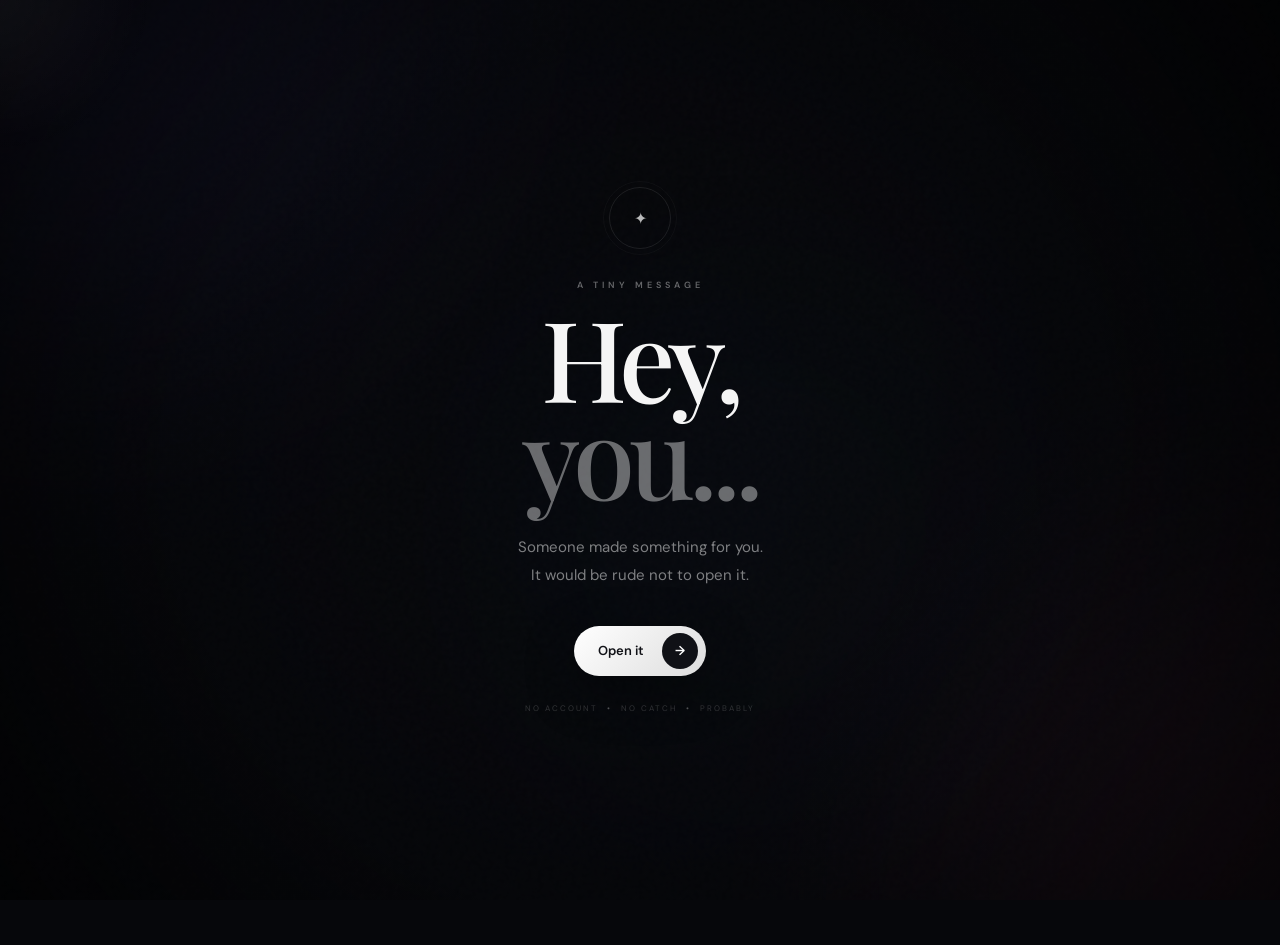
<file: index.html>
<!DOCTYPE html>
<html lang="en">

<head>

    <meta charset="UTF-8">

    <meta
        name="viewport"
        content="width=device-width, initial-scale=1.0"
    >

    <meta
        name="theme-color"
        content="#07080c"
    >

    <meta
        name="description"
        content="A little interactive experience."
    >

    <title>After the Click ✦</title>

    <!-- Fonts -->

    <link rel="preconnect" href="https://fonts.googleapis.com">

    <link
        rel="preconnect"
        href="https://fonts.gstatic.com"
        crossorigin
    >

    <link
        href="https://fonts.googleapis.com/css2?family=DM+Sans:wght@400;500;600&family=Playfair+Display:wght@500;600&display=swap"
        rel="stylesheet"
    >

    <link
        rel="stylesheet"
        href="css/style.css"
    >

</head>


<body>

<!-- =========================
     AMBIENT BACKGROUND
========================= -->

<div class="background">

    <div class="noise"></div>

    <div class="aurora aurora-one"></div>

    <div class="aurora aurora-two"></div>

    <div class="aurora aurora-three"></div>

    <div id="stars"></div>

</div>


<div id="cursorGlow"></div>


<!-- =========================
     INTRO
========================= -->

<main
    class="screen intro-screen"
    id="introScreen"
>

    <div class="intro-content">

        <div class="orbit-symbol">

            <span>✦</span>

        </div>


        <p
            class="eyebrow"
            id="introEyebrow"
        >
            A tiny message
        </p>


        <h1>

            Hey,

            <br>

            <span id="personName">
                you...
            </span>

        </h1>


        <p
            class="intro-text"
            id="introText"
        >
            Someone made something for you.
            <br>
            It would be rude not to open it.
        </p>


        <button
            class="open-button"
            id="openButton"
        >

            <span class="button-text">
                Open it
            </span>

            <span class="arrow">
                →
            </span>

        </button>


        <div class="tiny-note">

            <span>NO ACCOUNT</span>

            <span class="note-dot">
                •
            </span>

            <span>NO CATCH</span>

            <span class="note-dot">
                •
            </span>

            <span>PROBABLY</span>

        </div>

    </div>

</main>


<!-- =========================
     LOADING
========================= -->

<main
    class="screen loading-screen"
    id="loadingScreen"
>

    <div class="loading-content">

        <div class="loading-orbit">

            <div class="loading-core">
                ✦
            </div>

            <div class="orbit-ring ring-one"></div>

            <div class="orbit-ring ring-two"></div>

        </div>


        <p class="loading-title">
            Preparing something...
        </p>


        <p
            class="loading-status"
            id="loadingStatus"
        >
            Initializing
        </p>


        <div class="loading-bar">

            <div id="loadingProgress"></div>

        </div>


        <p class="loading-percent">
            <span id="loadingPercent">
                0
            </span>%
        </p>

    </div>

</main>


<!-- =========================
     MESSAGE
========================= -->

<main
    class="screen message-screen"
    id="messageScreen"
>

    <div class="message-wrapper">


        <!-- CARD -->

        <div
            class="message-card"
            id="messageCard"
        >

            <div class="card-glow"></div>

            <div class="card-border"></div>

            <div class="card-shine"></div>


            <!-- TOP -->

            <div class="card-top">

                <div class="card-icon">
                    ✦
                </div>


                <div class="card-meta">

                    <span
                        class="card-label"
                        id="cardLabel"
                    >
                        JUST FOR YOU
                    </span>

                    <span class="card-recipient">

                        FOR
                        <strong id="cardRecipient">
                            YOU
                        </strong>

                    </span>

                </div>


                <div class="card-number">

                    <span>01</span>

                    <i></i>

                    <span>02</span>

                </div>

            </div>


            <!-- CONTENT -->

            <div class="message-content">


                <p
                    class="message-intro"
                    id="messageIntro"
                >
                    Okay... you made it this far.
                </p>


                <h2 id="messageTitle">

                    You actually opened it.

                </h2>


                <div class="typing-area">

                    <p
                        class="typing-text"
                        id="typingText"
                    ></p>

                    <span class="typing-cursor"></span>

                </div>


                <div class="divider">

                    <span></span>

                </div>


                <p
                    class="final-line"
                    id="finalLine"
                >
                    Some things are more fun when they're
                    made instead of said.
                </p>


            </div>


            <!-- FOOTER -->

            <div class="card-footer">

                <div class="footer-left">

                    <span class="footer-dot"></span>

                    <span>
                        TRANSMISSION RECEIVED
                    </span>

                </div>


                <div class="signature">
                    Usman.
                </div>

            </div>


            <!-- DECORATIVE CORNERS -->

            <span class="corner corner-tl"></span>

            <span class="corner corner-tr"></span>

            <span class="corner corner-bl"></span>

            <span class="corner corner-br"></span>

        </div>


        <!-- CARD ACTIONS -->

        <div class="message-actions">


            <button
                class="spark-action"
                id="sparkMessageButton"
            >

                <span class="spark-icon">
                    ✦
                </span>

                <span>
                    make it sparkle
                </span>

            </button>


            <button
                class="surprise-button"
                id="surpriseButton"
            >

                <span id="surpriseText">
                    There's more
                </span>

                <span class="surprise-arrow">
                    →
                </span>

            </button>


        </div>


        <div class="message-hint">

            <span>KEEP GOING</span>

            <span class="hint-line"></span>

            <span>01 / 02</span>

        </div>

    </div>

</main>


<!-- =========================
     FINAL
========================= -->

<main
    class="screen final-screen"
    id="finalScreen"
>

    <div class="final-content">


        <button
            class="final-symbol"
            id="finalSymbol"
            aria-label="Secret sparkle"
        >

            <span>
                ✦
            </span>

        </button>


        <p class="eyebrow">
            Mission complete
        </p>


        <h2 id="finalTitle">
            That's it.
        </h2>


        <p
            class="final-message"
            id="finalMessage"
        >
            Hope this little corner of the internet
            made your day a little better.
        </p>


        <div class="final-line-decoration">

            <span></span>

            <i>✦</i>

            <span></span>

        </div>


        <div class="final-actions">

            <button
                class="restart-button"
                id="restartButton"
            >

                <span>
                    ↻
                </span>

                See it again

            </button>


            <button
                class="spark-button"
                id="sparkButton"
                aria-label="Create sparkles"
            >

                ✦

            </button>

        </div>


        <p class="credit">

            crafted with code by

            <strong>
                Usman
            </strong>

        </p>


        <p
            class="secret-hint"
            id="secretHint"
        >
            Psst... the star does something.
        </p>

    </div>

</main>


<!-- PARTICLES -->

<div id="particleContainer"></div>


<script src="js/script.js"></script>

</body>

</html>
</file>
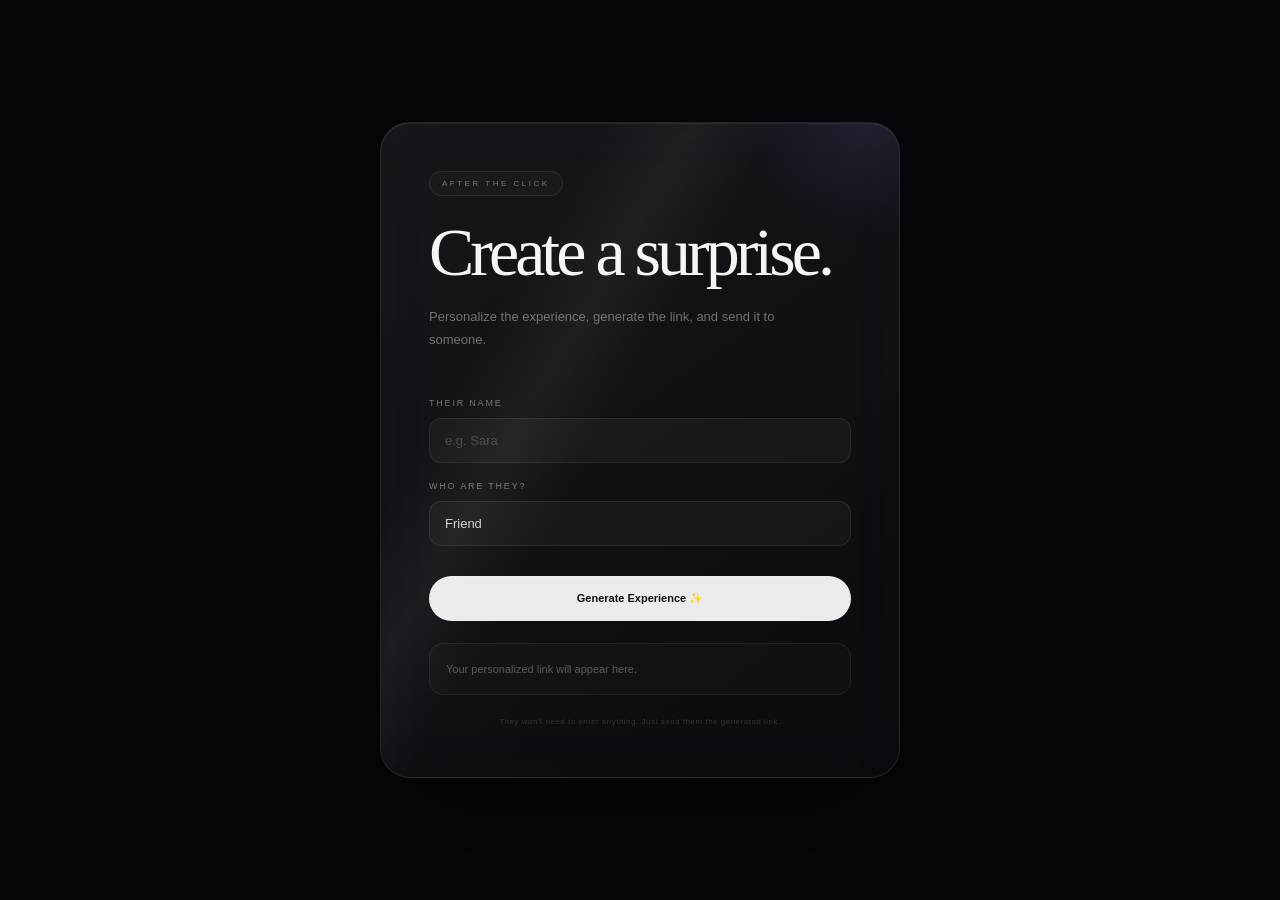
<file: create.html>
<!DOCTYPE html>
<html lang="en">
<head>
    <meta charset="UTF-8">
    <meta name="viewport" content="width=device-width, initial-scale=1.0">

    <title>Create Your Experience</title>

    <link rel="stylesheet" href="css/style.css">
</head>

<body>

    <div class="stars"></div>

    <main class="creator-page">

        <div class="creator-card">

            <div class="creator-badge">
                AFTER THE CLICK
            </div>

            <h1>Create a surprise.</h1>

            <p class="creator-subtitle">
                Personalize the experience, generate the link,
                and send it to someone.
            </p>

            <div class="creator-form">

                <label for="personName">Their name</label>

                <input
                    type="text"
                    id="personName"
                    placeholder="e.g. Sara"
                    autocomplete="off"
                >

                <label for="personType">Who are they?</label>

                <select id="personType">
                    <option value="friend">Friend</option>
                    <option value="sister">Sister</option>
                    <option value="cousin">Cousin</option>
                    <option value="birthday">Birthday</option>
                </select>

                <button id="generateBtn">
                    Generate Experience ✨
                </button>

            </div>

            <div id="result" class="creator-result">

                <p>Your personalized link will appear here.</p>

            </div>

            <p class="creator-note">
                They won't need to enter anything.
                Just send them the generated link.
            </p>

        </div>

    </main>

    <script src="js/create.js"></script>

</body>
</html>
</file>
<file: css/style.css>
/* =========================================
   RESET
========================================= */

* {
    margin: 0;
    padding: 0;
    box-sizing: border-box;
}


html,
body {
    width: 100%;
    min-height: 100%;
}


body {

    overflow: hidden;

    background: #06070b;

    color: #f5f5f5;

    font-family: "DM Sans", sans-serif;

    -webkit-font-smoothing: antialiased;

}


/* =========================================
   BACKGROUND
========================================= */

.background {

    position: fixed;

    inset: 0;

    overflow: hidden;

    pointer-events: none;

    z-index: 0;

}


.background::after {

    content: "";

    position: absolute;

    inset: 0;

    background:
        radial-gradient(
            circle at center,
            transparent 0%,
            rgba(0,0,0,0.18) 55%,
            rgba(0,0,0,0.7) 100%
        );

}


.noise {

    position: absolute;

    inset: 0;

    opacity: 0.025;

    background-image:
        url("data:image/svg+xml,%3Csvg viewBox='0 0 180 180' xmlns='http://www.w3.org/2000/svg'%3E%3Cfilter id='n'%3E%3CfeTurbulence type='fractalNoise' baseFrequency='.9' numOctaves='4' stitchTiles='stitch'/%3E%3C/filter%3E%3Crect width='100%25' height='100%25' filter='url(%23n)' opacity='.8'/%3E%3C/svg%3E");

}


.aurora {

    position: absolute;

    width: 600px;

    height: 600px;

    border-radius: 50%;

    filter: blur(140px);

    opacity: 0.09;

    transition:
        transform 1.4s ease;

    animation:
        auroraFloat 12s ease-in-out infinite alternate;

}


.aurora-one {

    top: -300px;

    left: -220px;

    background: #756cff;

}


.aurora-two {

    right: -300px;

    bottom: -300px;

    background: #ff6cae;

    animation-delay: -5s;

}


.aurora-three {

    top: 40%;

    left: 45%;

    width: 350px;

    height: 350px;

    background: #55b8ff;

    opacity: 0.035;

    animation-delay: -8s;

}


#stars {

    position: absolute;

    inset: 0;

}


.star {

    position: absolute;

    border-radius: 50%;

    background: white;

    opacity: 0;

    animation:
        twinkle 4s ease-in-out infinite;

}


/* =========================================
   CURSOR
========================================= */

#cursorGlow {

    position: fixed;

    width: 320px;

    height: 320px;

    border-radius: 50%;

    pointer-events: none;

    z-index: 1;

    transform:
        translate(-50%, -50%);

    background:
        radial-gradient(
            circle,
            rgba(255,255,255,0.045),
            transparent 68%
        );

    transition:
        left 0.12s ease,
        top 0.12s ease;

}


/* =========================================
   SCREEN SYSTEM
========================================= */

.screen {

    position: relative;

    width: 100%;

    height: 100vh;

    display: flex;

    align-items: center;

    justify-content: center;

    padding: 25px;

    z-index: 2;

    transition:
        opacity 0.8s ease,
        transform 0.8s ease,
        visibility 0.8s ease;

}


/* =========================================
   INTRO
========================================= */

.intro-screen {

    opacity: 1;

    visibility: visible;

}


.intro-screen.hidden {

    opacity: 0;

    visibility: hidden;

    transform:
        scale(1.07)
        translateY(-10px);

}


.intro-content {

    width: min(680px, 100%);

    text-align: center;

    animation:
        introAppear 1.2s ease forwards;

}


.orbit-symbol {

    width: 62px;

    height: 62px;

    display: flex;

    align-items: center;

    justify-content: center;

    margin:
        0 auto 30px;

    border:
        1px solid rgba(255,255,255,0.09);

    border-radius: 50%;

    position: relative;

}


.orbit-symbol::before {

    content: "";

    position: absolute;

    inset: -7px;

    border:
        1px solid rgba(255,255,255,0.035);

    border-radius: 50%;

    animation:
        slowSpin 10s linear infinite;

}


.orbit-symbol span {

    color:
        rgba(255,255,255,0.72);

    animation:
        floatSymbol 4s ease-in-out infinite;

}


.eyebrow {

    text-transform: uppercase;

    letter-spacing: 4px;

    font-size: 9px;

    font-weight: 600;

    color:
        rgba(255,255,255,0.38);

    margin-bottom: 18px;

}


h1 {

    font-family:
        "Playfair Display",
        serif;

    font-size:
        clamp(62px, 11vw, 112px);

    line-height: 0.86;

    font-weight: 500;

    letter-spacing: -6px;

    margin-bottom: 32px;

}


h1 span {

    color:
        rgba(255,255,255,0.4);

}


.intro-text {

    color:
        rgba(255,255,255,0.48);

    font-size: 15px;

    line-height: 1.85;

    margin-bottom: 36px;

}


/* =========================================
   OPEN BUTTON
========================================= */

.open-button {

    display: inline-flex;

    align-items: center;

    gap: 18px;

    padding:
        7px 8px 7px 24px;

    border: none;

    border-radius: 100px;

    background:
        linear-gradient(
            135deg,
            #ffffff,
            #dddddd
        );

    color: #111217;

    font-family: inherit;

    font-size: 13px;

    font-weight: 600;

    cursor: pointer;

    box-shadow:
        0 15px 50px rgba(0,0,0,0.35);

    transition:
        transform 0.3s ease,
        box-shadow 0.3s ease;

}


.open-button:hover {

    transform:
        translateY(-5px);

    box-shadow:
        0 22px 65px rgba(0,0,0,0.48);

}


.open-button .arrow {

    width: 36px;

    height: 36px;

    display: flex;

    align-items: center;

    justify-content: center;

    border-radius: 50%;

    background: #101116;

    color: white;

    transition:
        transform 0.3s ease;

}


.open-button:hover .arrow {

    transform:
        translateX(4px);

}


.tiny-note {

    display: flex;

    justify-content: center;

    align-items: center;

    gap: 9px;

    margin-top: 27px;

    color:
        rgba(255,255,255,0.17);

    font-size: 8px;

    letter-spacing: 2px;

}


.note-dot {

    color:
        rgba(255,255,255,0.3);

}


/* =========================================
   LOADING
========================================= */

.loading-screen {

    position: absolute;

    inset: 0;

    opacity: 0;

    visibility: hidden;

    transform:
        scale(0.96);

}


.loading-screen.visible {

    opacity: 1;

    visibility: visible;

    transform:
        scale(1);

}


.loading-content {

    width: min(360px, 100%);

    text-align: center;

}


.loading-orbit {

    position: relative;

    width: 82px;

    height: 82px;

    margin:
        0 auto 28px;

}


.loading-core {

    position: absolute;

    inset: 0;

    display: flex;

    align-items: center;

    justify-content: center;

    color:
        rgba(255,255,255,0.7);

}


.orbit-ring {

    position: absolute;

    inset: 0;

    border-radius: 50%;

    border:
        1px solid rgba(255,255,255,0.08);

}


.ring-one {

    border-top-color:
        rgba(255,255,255,0.8);

    animation:
        spin 1.3s linear infinite;

}


.ring-two {

    inset: 9px;

    border-bottom-color:
        rgba(255,255,255,0.3);

    animation:
        spinReverse 2s linear infinite;

}


.loading-title {

    font-family:
        "Playfair Display",
        serif;

    font-size: 25px;

    margin-bottom: 9px;

}


.loading-status {

    color:
        rgba(255,255,255,0.3);

    font-size: 9px;

    letter-spacing: 3px;

    text-transform: uppercase;

    margin-bottom: 23px;

}


.loading-bar {

    width: 100%;

    height: 2px;

    background:
        rgba(255,255,255,0.07);

    overflow: hidden;

}


#loadingProgress {

    width: 0;

    height: 100%;

    background: white;

    box-shadow:
        0 0 15px rgba(255,255,255,0.6);

    transition:
        width 0.15s linear;

}


.loading-percent {

    margin-top: 10px;

    color:
        rgba(255,255,255,0.18);

    font-size: 9px;

    letter-spacing: 2px;

}


/* =========================================
   MESSAGE SCREEN
========================================= */

.message-screen {

    position: absolute;

    inset: 0;

    opacity: 0;

    visibility: hidden;

    transform:
        translateY(45px);

}


.message-screen.visible {

    opacity: 1;

    visibility: visible;

    transform:
        translateY(0);

}


.message-wrapper {

    width: min(700px, 100%);

}


/* =========================================
   MESSAGE CARD
========================================= */

.message-card {

    position: relative;

    padding:
        38px 40px 31px;

    border-radius: 32px;

    overflow: hidden;

    background:
        linear-gradient(
            145deg,
            rgba(255,255,255,0.085),
            rgba(255,255,255,0.025) 45%,
            rgba(255,255,255,0.015)
        );

    border:
        1px solid rgba(255,255,255,0.11);

    backdrop-filter:
        blur(35px);

    -webkit-backdrop-filter:
        blur(35px);

    box-shadow:
        0 45px 140px rgba(0,0,0,0.5),
        inset 0 1px 0 rgba(255,255,255,0.09);

    transform-style: preserve-3d;

    transition:
        transform 0.15s ease,
        box-shadow 0.4s ease;

}


.message-card:hover {

    box-shadow:
        0 55px 150px rgba(0,0,0,0.58),
        inset 0 1px 0 rgba(255,255,255,0.11);

}


/* glow inside card */

.card-glow {

    position: absolute;

    width: 300px;

    height: 300px;

    top: -170px;

    right: -100px;

    border-radius: 50%;

    background:
        radial-gradient(
            circle,
            rgba(150,140,255,0.13),
            transparent 70%
        );

    pointer-events: none;

}


/* animated border */

.card-border {

    position: absolute;

    inset: 0;

    border-radius: inherit;

    padding: 1px;

    pointer-events: none;

    background:
        linear-gradient(
            120deg,
            transparent 20%,
            rgba(255,255,255,0.16),
            transparent 45%,
            transparent 70%,
            rgba(255,255,255,0.07)
        );

    mask:
        linear-gradient(#fff 0 0) content-box,
        linear-gradient(#fff 0 0);

    mask-composite: exclude;

    -webkit-mask:
        linear-gradient(#fff 0 0) content-box,
        linear-gradient(#fff 0 0);

    -webkit-mask-composite: xor;

    opacity: 0.6;

    animation:
        borderFlow 7s linear infinite;

}


/* cursor reflection */

.card-shine {

    position: absolute;

    width: 300px;

    height: 300px;

    border-radius: 50%;

    pointer-events: none;

    background:
        radial-gradient(
            circle,
            rgba(255,255,255,0.11),
            transparent 68%
        );

    transform:
        translate(-50%, -50%);

    opacity: 0;

    transition:
        opacity 0.3s ease;

}


.message-card:hover .card-shine {

    opacity: 1;

}


/* =========================================
   CARD TOP
========================================= */

.card-top {

    position: relative;

    display: flex;

    align-items: flex-start;

    justify-content: space-between;

    margin-bottom: 70px;

}


.card-icon {

    width: 35px;

    height: 35px;

    display: flex;

    align-items: center;

    justify-content: center;

    border:
        1px solid rgba(255,255,255,0.1);

    border-radius: 50%;

    color:
        rgba(255,255,255,0.6);

}


.card-meta {

    display: flex;

    flex-direction: column;

    align-items: center;

    gap: 7px;

}


.card-label {

    font-size: 8px;

    letter-spacing: 3px;

    color:
        rgba(255,255,255,0.32);

}


.card-recipient {

    font-size: 8px;

    letter-spacing: 2px;

    color:
        rgba(255,255,255,0.18);

}


.card-recipient strong {

    color:
        rgba(255,255,255,0.5);

    font-weight: 500;

}


.card-number {

    display: flex;

    align-items: center;

    gap: 7px;

    font-size: 9px;

    color:
        rgba(255,255,255,0.22);

}


.card-number span:first-child {

    color:
        rgba(255,255,255,0.62);

}


.card-number i {

    display: block;

    width: 22px;

    height: 1px;

    background:
        rgba(255,255,255,0.12);

}


/* =========================================
   MESSAGE CONTENT
========================================= */

.message-content {

    position: relative;

}


.message-intro {

    color:
        rgba(255,255,255,0.35);

    font-size: 12px;

    letter-spacing: 0.2px;

    margin-bottom: 13px;

}


.message-content h2 {

    font-family:
        "Playfair Display",
        serif;

    font-size:
        clamp(39px, 6vw, 62px);

    line-height: 0.98;

    font-weight: 500;

    letter-spacing: -3px;

    max-width: 590px;

    margin-bottom: 31px;

}


.typing-area {

    position: relative;

    min-height: 82px;

}


.typing-text {

    color:
        rgba(255,255,255,0.58);

    font-size: 15px;

    line-height: 1.9;

}


.typing-cursor {

    display: inline-block;

    width: 1px;

    height: 15px;

    margin-left: 4px;

    background:
        rgba(255,255,255,0.75);

    vertical-align: middle;

    animation:
        cursorBlink 0.8s infinite;

}


.divider {

    width: 100%;

    height: 1px;

    margin:
        33px 0 26px;

    position: relative;

    background:
        linear-gradient(
            90deg,
            transparent,
            rgba(255,255,255,0.1),
            transparent
        );

}


.divider span {

    position: absolute;

    left: 50%;

    top: 50%;

    width: 5px;

    height: 5px;

    border-radius: 50%;

    background:
        rgba(255,255,255,0.45);

    transform:
        translate(-50%, -50%);

    box-shadow:
        0 0 14px rgba(255,255,255,0.3);

}


.final-line {

    max-width: 520px;

    font-family:
        "Playfair Display",
        serif;

    font-size: 18px;

    line-height: 1.65;

    color:
        rgba(255,255,255,0.43);

}


/* =========================================
   CARD FOOTER
========================================= */

.card-footer {

    position: relative;

    display: flex;

    align-items: center;

    justify-content: space-between;

    margin-top: 58px;

}


.footer-left {

    display: flex;

    align-items: center;

    gap: 8px;

    color:
        rgba(255,255,255,0.18);

    font-size: 8px;

    letter-spacing: 2px;

}


.footer-dot {

    width: 5px;

    height: 5px;

    border-radius: 50%;

    background:
        rgba(150,255,190,0.7);

    box-shadow:
        0 0 9px rgba(150,255,190,0.4);

    animation:
        statusPulse 2s ease-in-out infinite;

}


.signature {

    color:
        rgba(255,255,255,0.55);

    font-family:
        "Playfair Display",
        serif;

    font-size: 15px;

}


/* =========================================
   CARD CORNERS
========================================= */

.corner {

    position: absolute;

    width: 9px;

    height: 9px;

    border-color:
        rgba(255,255,255,0.22);

    border-style: solid;

}


.corner-tl {

    top: 14px;
    left: 14px;

    border-width:
        1px 0 0 1px;

}


.corner-tr {

    top: 14px;
    right: 14px;

    border-width:
        1px 1px 0 0;

}


.corner-bl {

    bottom: 14px;
    left: 14px;

    border-width:
        0 0 1px 1px;

}


.corner-br {

    bottom: 14px;
    right: 14px;

    border-width:
        0 1px 1px 0;

}


/* =========================================
   MESSAGE ACTIONS
========================================= */

.message-actions {

    display: flex;

    align-items: center;

    justify-content: center;

    gap: 10px;

    margin-top: 22px;

}


.spark-action,
.surprise-button {

    display: flex;

    align-items: center;

    justify-content: center;

    gap: 9px;

    padding:
        11px 17px;

    border:
        1px solid rgba(255,255,255,0.08);

    border-radius: 100px;

    background:
        rgba(255,255,255,0.025);

    color:
        rgba(255,255,255,0.42);

    font-family: inherit;

    font-size: 10px;

    letter-spacing: 0.4px;

    cursor: pointer;

    transition:
        transform 0.3s ease,
        color 0.3s ease,
        background 0.3s ease,
        border-color 0.3s ease;

}


.spark-action:hover,
.surprise-button:hover {

    transform:
        translateY(-3px);

    color: white;

    background:
        rgba(255,255,255,0.07);

    border-color:
        rgba(255,255,255,0.18);

}


.spark-icon {

    font-size: 12px;

}


.surprise-arrow {

    font-size: 13px;

    transition:
        transform 0.3s ease;

}


.surprise-button:hover .surprise-arrow {

    transform:
        translateX(4px);

}


.message-hint {

    display: flex;

    justify-content: center;

    align-items: center;

    gap: 10px;

    margin-top: 17px;

    color:
        rgba(255,255,255,0.12);

    font-size: 7px;

    letter-spacing: 2px;

}


.hint-line {

    width: 28px;

    height: 1px;

    background:
        rgba(255,255,255,0.1);

}


/* =========================================
   FINAL SCREEN
========================================= */

.final-screen {

    position: absolute;

    inset: 0;

    opacity: 0;

    visibility: hidden;

    transform:
        scale(0.94);

}


.final-screen.visible {

    opacity: 1;

    visibility: visible;

    transform:
        scale(1);

}


.final-content {

    width: min(620px, 100%);

    text-align: center;

    animation:
        finalAppear 1s ease forwards;

}


.final-symbol {

    position: relative;

    width: 68px;

    height: 68px;

    display: flex;

    align-items: center;

    justify-content: center;

    margin:
        0 auto 30px;

    border:
        1px solid rgba(255,255,255,0.1);

    border-radius: 50%;

    background:
        rgba(255,255,255,0.025);

    color:
        rgba(255,255,255,0.72);

    cursor: pointer;

    transition:
        transform 0.5s ease,
        background 0.3s ease;

}


.final-symbol::before {

    content: "";

    position: absolute;

    inset: -8px;

    border:
        1px solid rgba(255,255,255,0.035);

    border-radius: 50%;

}


.final-symbol:hover {

    transform:
        rotate(90deg)
        scale(1.1);

    background:
        rgba(255,255,255,0.07);

}


.final-content h2 {

    font-family:
        "Playfair Display",
        serif;

    font-size:
        clamp(52px, 9vw, 90px);

    line-height: 0.9;

    font-weight: 500;

    letter-spacing: -5px;

    margin-bottom: 29px;

}


.final-message {

    max-width: 450px;

    margin:
        0 auto 28px;

    color:
        rgba(255,255,255,0.4);

    font-size: 14px;

    line-height: 1.85;

}


.final-line-decoration {

    display: flex;

    align-items: center;

    justify-content: center;

    gap: 12px;

    margin-bottom: 28px;

}


.final-line-decoration span {

    width: 45px;

    height: 1px;

    background:
        rgba(255,255,255,0.08);

}


.final-line-decoration i {

    font-style: normal;

    color:
        rgba(255,255,255,0.4);

    font-size: 9px;

}


.final-actions {

    display: flex;

    justify-content: center;

    align-items: center;

    gap: 9px;

}


.restart-button,
.spark-button {

    border:
        1px solid rgba(255,255,255,0.08);

    background:
        rgba(255,255,255,0.035);

    color:
        rgba(255,255,255,0.58);

    font-family: inherit;

    cursor: pointer;

    transition:
        transform 0.3s ease,
        background 0.3s ease;

}


.restart-button {

    display: flex;

    align-items: center;

    gap: 8px;

    padding:
        12px 19px;

    border-radius: 100px;

    font-size: 11px;

}


.restart-button span {

    font-size: 15px;

}


.spark-button {

    width: 40px;

    height: 40px;

    border-radius: 50%;

}


.restart-button:hover,
.spark-button:hover {

    transform:
        translateY(-3px);

    background:
        rgba(255,255,255,0.09);

}


.credit {

    margin-top: 48px;

    color:
        rgba(255,255,255,0.16);

    font-size: 8px;

    letter-spacing: 2px;

    text-transform: uppercase;

}


.credit strong {

    color:
        rgba(255,255,255,0.42);

}


.secret-hint {

    margin-top: 18px;

    color:
        rgba(255,255,255,0.12);

    font-size: 8px;

    opacity: 0;

    transition:
        opacity 0.5s ease;

}


.final-content:hover .secret-hint {

    opacity: 1;

}


/* =========================================
   PARTICLES
========================================= */

.particle {

    position: fixed;

    width: 5px;

    height: 5px;

    border-radius: 50%;

    pointer-events: none;

    z-index: 50;

    background:
        rgba(255,255,255,0.8);

    box-shadow:
        0 0 8px rgba(255,255,255,0.5);

    animation:
        particleFly 900ms ease-out forwards;

}


/* =========================================
   ANIMATIONS
========================================= */

@keyframes introAppear {

    from {
        opacity: 0;

        transform:
            translateY(30px);
    }

    to {
        opacity: 1;

        transform:
            translateY(0);
    }

}


@keyframes finalAppear {

    from {
        opacity: 0;

        transform:
            translateY(25px);
    }

    to {
        opacity: 1;

        transform:
            translateY(0);
    }

}


@keyframes floatSymbol {

    0%,
    100% {
        transform:
            translateY(0)
            rotate(0deg);
    }

    50% {
        transform:
            translateY(-7px)
            rotate(8deg);
    }

}


@keyframes slowSpin {

    to {
        transform:
            rotate(360deg);
    }

}


@keyframes twinkle {

    0%,
    100% {
        opacity: 0;

        transform:
            scale(0.5);
    }

    50% {
        opacity: 0.7;

        transform:
            scale(1);
    }

}


@keyframes spin {

    to {
        transform:
            rotate(360deg);
    }

}


@keyframes spinReverse {

    to {
        transform:
            rotate(-360deg);
    }

}


@keyframes cursorBlink {

    0%,
    50% {
        opacity: 1;
    }

    51%,
    100% {
        opacity: 0;
    }

}


@keyframes particleFly {

    0% {
        opacity: 1;

        transform:
            translate(0,0)
            scale(1);
    }

    100% {
        opacity: 0;

        transform:
            translate(
                var(--x),
                var(--y)
            )
            scale(0);
    }

}


@keyframes auroraFloat {

    from {
        transform:
            translate3d(0,0,0)
            scale(1);
    }

    to {
        transform:
            translate3d(35px,-25px,0)
            scale(1.08);
    }

}


@keyframes borderFlow {

    0% {
        transform:
            translateX(-5%);
    }

    50% {
        transform:
            translateX(5%);
    }

    100% {
        transform:
            translateX(-5%);
    }

}


@keyframes statusPulse {

    0%,
    100% {
        opacity: 0.35;
    }

    50% {
        opacity: 1;
    }

}


/* =========================================
   MOBILE
========================================= */

@media (max-width: 700px) {

    #cursorGlow {
        display: none;
    }


    .screen {

        padding:
            18px;

    }


    h1 {

        font-size:
            clamp(55px, 17vw, 82px);

        letter-spacing:
            -4px;

    }


    .intro-text {

        font-size:
            13px;

    }


    .tiny-note {

        font-size:
            7px;

        gap:
            6px;

    }


    .message-card {

        padding:
            27px 24px 25px;

        border-radius:
            25px;

    }


    .card-top {

        margin-bottom:
            48px;

    }


    .card-icon {

        width:
            31px;

        height:
            31px;

    }


    .card-label {

        font-size:
            7px;

        letter-spacing:
            2px;

    }


    .card-recipient {

        font-size:
            7px;

    }


    .message-content h2 {

        font-size:
            clamp(35px, 10vw, 48px);

        letter-spacing:
            -2px;

        margin-bottom:
            24px;

    }


    .typing-text {

        font-size:
            13px;

        line-height:
            1.8;

    }


    .final-line {

        font-size:
            16px;

    }


    .card-footer {

        margin-top:
            45px;

    }


    .footer-left {

        font-size:
            7px;

        letter-spacing:
            1.5px;

    }


    .signature {

        font-size:
            14px;

    }


    .message-actions {

        gap:
            7px;

    }


    .spark-action,
    .surprise-button {

        padding:
            10px 13px;

        font-size:
            9px;

    }


    .message-hint {

        margin-top:
            14px;

    }


    .final-content h2 {

        font-size:
            clamp(50px, 15vw, 75px);

        letter-spacing:
            -3px;

    }


    .final-message {

        font-size:
            13px;

    }

}


@media (max-width: 400px) {

    .message-card {

        padding:
            24px 20px 22px;

    }


    .card-top {

        margin-bottom:
            40px;

    }


    .card-number {

        display:
            none;

    }


    .message-actions {

        flex-direction:
            column;

    }


    .spark-action,
    .surprise-button {

        width:
            100%;

    }

}
/* =========================================
   CREATOR PAGE
========================================= */

.creator-page {
    min-height: 100vh;
    display: flex;
    align-items: center;
    justify-content: center;
    padding: 30px 20px;
    position: relative;
    z-index: 2;
}

.creator-card {
    width: min(520px, 100%);
    padding: 48px;
    border: 1px solid rgba(255,255,255,0.09);
    border-radius: 30px;

    background:
        linear-gradient(
            145deg,
            rgba(255,255,255,0.065),
            rgba(255,255,255,0.018)
        );

    box-shadow:
        0 40px 120px rgba(0,0,0,0.55),
        inset 0 1px 0 rgba(255,255,255,0.08);

    backdrop-filter: blur(28px);
    -webkit-backdrop-filter: blur(28px);

    position: relative;
    overflow: hidden;
}

.creator-card::before {
    content: "";
    position: absolute;
    width: 260px;
    height: 260px;
    top: -150px;
    right: -100px;

    background:
        radial-gradient(
            circle,
            rgba(150,140,255,0.13),
            transparent 70%
        );

    pointer-events: none;
}

.creator-card::after {
    content: "";
    position: absolute;
    inset: 0;

    border-radius: inherit;

    background:
        linear-gradient(
            120deg,
            transparent 25%,
            rgba(255,255,255,0.05),
            transparent 45%
        );

    pointer-events: none;
}

.creator-badge {
    display: inline-flex;
    align-items: center;

    padding: 7px 12px;

    border: 1px solid rgba(255,255,255,0.08);
    border-radius: 100px;

    color: rgba(255,255,255,0.4);

    font-size: 8px;
    letter-spacing: 2.5px;

    margin-bottom: 24px;

    background: rgba(255,255,255,0.025);
}

.creator-card h1 {
    position: relative;

    font-family:
        "Playfair Display",
        serif;

    font-size: clamp(48px, 8vw, 68px);
    line-height: 0.95;
    font-weight: 500;
    letter-spacing: -4px;

    margin-bottom: 20px;
}

.creator-subtitle {
    position: relative;

    max-width: 390px;

    color: rgba(255,255,255,0.4);

    font-size: 13px;
    line-height: 1.8;

    margin-bottom: 38px;
}

.creator-form {
    position: relative;

    display: flex;
    flex-direction: column;
    gap: 10px;
}

.creator-form label {
    margin-top: 8px;

    color: rgba(255,255,255,0.42);

    font-size: 9px;
    letter-spacing: 1.8px;
    text-transform: uppercase;
}

.creator-form input,
.creator-form select {
    width: 100%;

    padding: 14px 15px;

    border: 1px solid rgba(255,255,255,0.08);
    border-radius: 12px;

    background: rgba(255,255,255,0.035);

    color: rgba(255,255,255,0.8);

    font-family: inherit;
    font-size: 13px;

    outline: none;

    transition:
        border-color 0.3s ease,
        background 0.3s ease,
        box-shadow 0.3s ease;
}

.creator-form input::placeholder {
    color: rgba(255,255,255,0.2);
}

.creator-form input:focus,
.creator-form select:focus {
    border-color: rgba(160,150,255,0.35);

    background: rgba(255,255,255,0.055);

    box-shadow:
        0 0 0 4px rgba(150,140,255,0.05);
}

.creator-form select {
    appearance: none;
    -webkit-appearance: none;

    cursor: pointer;
}

.creator-form select option {
    background: #15151c;
    color: white;
}

.creator-form button {
    margin-top: 20px;

    width: 100%;

    padding: 15px 20px;

    border: 1px solid rgba(255,255,255,0.15);
    border-radius: 100px;

    background: rgba(255,255,255,0.92);

    color: #111;

    font-family: inherit;
    font-size: 11px;
    font-weight: 600;

    cursor: pointer;

    transition:
        transform 0.3s ease,
        box-shadow 0.3s ease,
        background 0.3s ease;
}

.creator-form button:hover {
    transform: translateY(-3px);

    background: white;

    box-shadow:
        0 15px 35px rgba(255,255,255,0.12);
}

.creator-form button:active {
    transform: translateY(-1px) scale(0.99);
}

.creator-result {
    position: relative;

    margin-top: 22px;
    padding: 16px;

    border: 1px solid rgba(255,255,255,0.06);
    border-radius: 14px;

    background: rgba(255,255,255,0.018);

    color: rgba(255,255,255,0.3);

    font-size: 11px;
    line-height: 1.7;

    word-break: break-word;
}

.creator-result a {
    color: rgba(190,185,255,0.85);

    text-decoration: none;

    transition: color 0.3s ease;
}

.creator-result a:hover {
    color: white;
}

.creator-result button {
    margin-top: 12px;

    padding: 9px 14px;

    border: 1px solid rgba(255,255,255,0.08);
    border-radius: 100px;

    background: rgba(255,255,255,0.04);

    color: rgba(255,255,255,0.55);

    font-family: inherit;
    font-size: 9px;

    cursor: pointer;
}

.creator-note {
    position: relative;

    margin-top: 20px;

    text-align: center;

    color: rgba(255,255,255,0.15);

    font-size: 8px;
    line-height: 1.7;
    letter-spacing: 0.5px;
}


/* =========================================
   CREATOR MOBILE
========================================= */

@media (max-width: 600px) {

    .creator-page {
        padding: 18px;
    }

    .creator-card {
        padding: 32px 24px;
        border-radius: 25px;
    }

    .creator-card h1 {
        font-size: clamp(43px, 13vw, 58px);
        letter-spacing: -3px;
    }

    .creator-subtitle {
        font-size: 12px;
        margin-bottom: 30px;
    }

}
</file>
